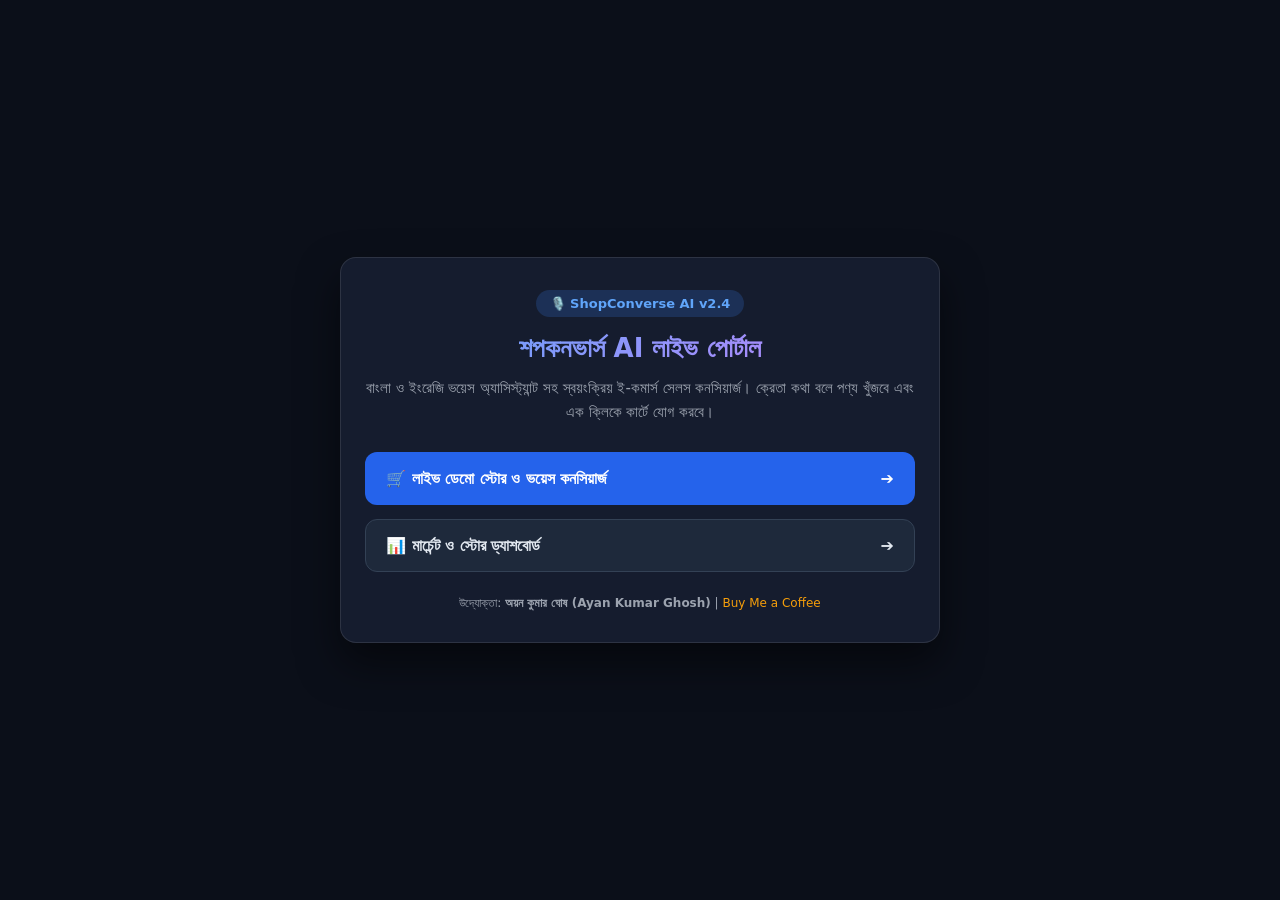
<file: index.html>
<!DOCTYPE html>
<html lang="bn">
<head>
  <meta charset="UTF-8">
  <meta name="viewport" content="width=device-width, initial-scale=1.0">
  <title>ShopConverse AI — ভয়েস কমার্স ও লাইভ শপ কনসিয়ার্জ</title>
  <style>
    :root {
      --bg: #0b0f19;
      --card-bg: #151c2e;
      --accent: #3b82f6;
      --text: #f3f4f6;
      --subtext: #9ca3af;
      --gold: #f59e0b;
    }
    * { box-sizing: border-box; margin: 0; padding: 0; }
    body {
      font-family: system-ui, -apple-system, 'Segoe UI', Roboto, sans-serif;
      background: var(--bg);
      color: var(--text);
      display: flex;
      flex-direction: column;
      align-items: center;
      justify-content: center;
      min-height: 100vh;
      padding: 24px;
      text-align: center;
    }
    .container {
      max-width: 600px;
      width: 100%;
      background: var(--card-bg);
      border: 1px solid rgba(255,255,255,0.1);
      border-radius: 16px;
      padding: 32px 24px;
      box-shadow: 0 20px 40px rgba(0,0,0,0.5);
    }
    .badge {
      display: inline-block;
      background: rgba(59, 130, 246, 0.2);
      color: #60a5fa;
      padding: 6px 14px;
      border-radius: 20px;
      font-size: 13px;
      font-weight: 600;
      margin-bottom: 16px;
    }
    h1 {
      font-size: 26px;
      margin-bottom: 12px;
      background: linear-gradient(135deg, #60a5fa, #c084fc);
      -webkit-background-clip: text;
      -webkit-text-fill-color: transparent;
    }
    p {
      color: var(--subtext);
      font-size: 15px;
      line-height: 1.6;
      margin-bottom: 28px;
    }
    .options {
      display: flex;
      flex-direction: column;
      gap: 14px;
    }
    .btn {
      display: flex;
      align-items: center;
      justify-content: space-between;
      padding: 16px 20px;
      border-radius: 12px;
      text-decoration: none;
      font-weight: 600;
      font-size: 16px;
      transition: all 0.2s ease;
      border: 1px solid transparent;
    }
    .btn-primary {
      background: #2563eb;
      color: #fff;
    }
    .btn-primary:hover {
      background: #1d4ed8;
      transform: translateY(-2px);
    }
    .btn-secondary {
      background: #1e293b;
      color: #e2e8f0;
      border: 1px solid #334155;
    }
    .btn-secondary:hover {
      background: #334155;
      transform: translateY(-2px);
    }
    .footer-note {
      margin-top: 24px;
      font-size: 12px;
      color: var(--subtext);
    }
    .footer-note a {
      color: var(--gold);
      text-decoration: none;
    }
  </style>
</head>
<body>
  <div class="container">
    <div class="badge">🎙️ ShopConverse AI v2.4</div>
    <h1>শপকনভার্স AI লাইভ পোর্টাল</h1>
    <p>বাংলা ও ইংরেজি ভয়েস অ্যাসিস্ট্যান্ট সহ স্বয়ংক্রিয় ই-কমার্স সেলস কনসিয়ার্জ। ক্রেতা কথা বলে পণ্য খুঁজবে এবং এক ক্লিকে কার্টে যোগ করবে।</p>
    
    <div class="options">
      <a href="web_store_and_concierge/demo-store.html" class="btn btn-primary">
        <span>🛒 লাইভ ডেমো স্টোর ও ভয়েস কনসিয়ার্জ</span>
        <span>➔</span>
      </a>
      <a href="merchant_dashboard/index.html" class="btn btn-secondary">
        <span>📊 মার্চেন্ট ও স্টোর ড্যাশবোর্ড</span>
        <span>➔</span>
      </a>
    </div>

    <div class="footer-note">
      উদ্যোক্তা: <strong>অয়ন কুমার ঘোষ (Ayan Kumar Ghosh)</strong> | <a href="https://www.buymeacoffee.com/AyanKumarGhosh" target="_blank">Buy Me a Coffee</a>
    </div>
  </div>
</body>
</html>
</file>
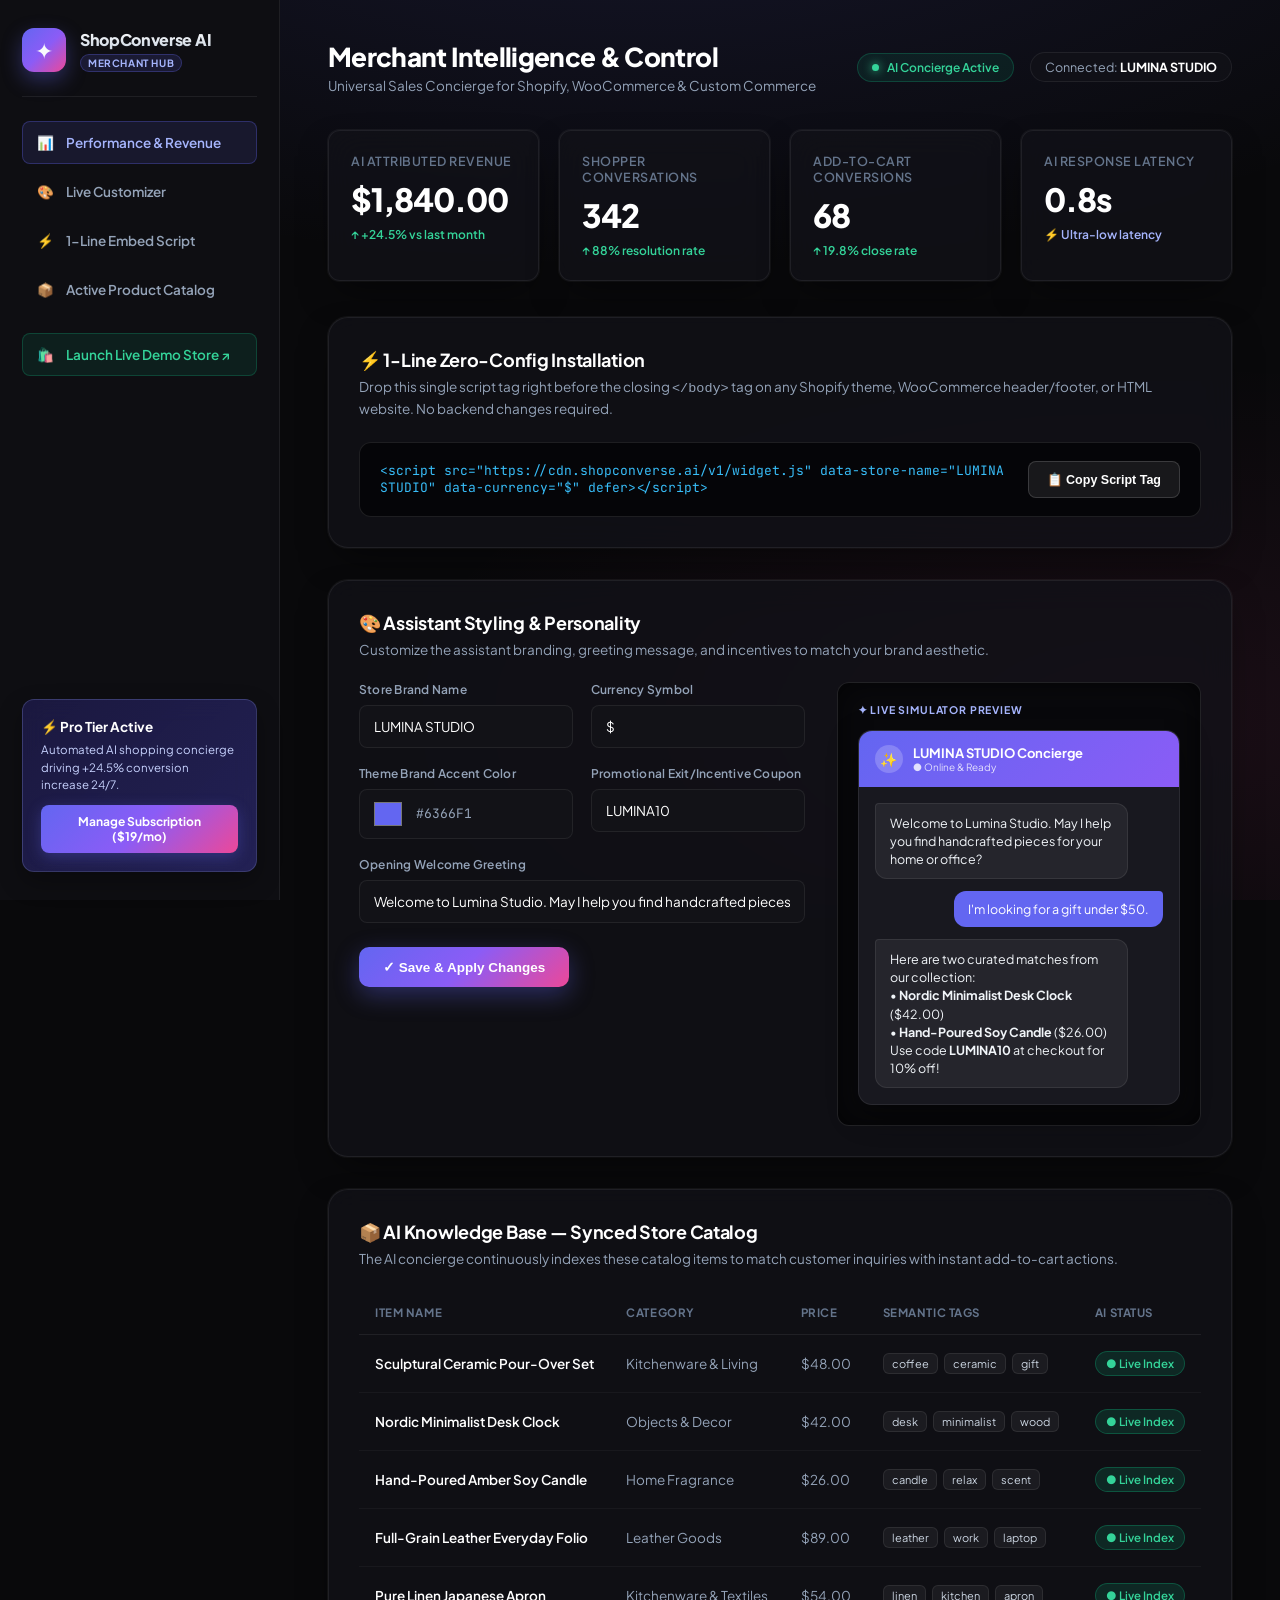
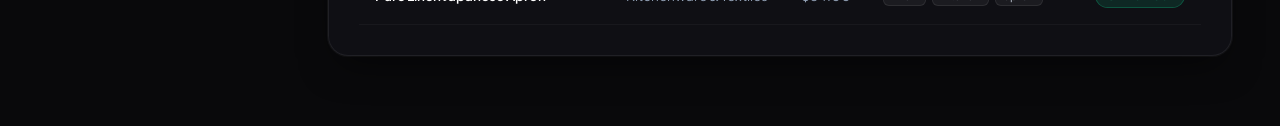
<file: merchant_dashboard/index.html>
<!DOCTYPE html>
<html lang="en">
<head>
  <meta charset="UTF-8">
  <meta name="viewport" content="width=device-width, initial-scale=1.0">
  <title>ShopConverse AI — Merchant Intelligence & Control Center</title>
  <link rel="preconnect" href="https://fonts.googleapis.com">
  <link rel="preconnect" href="https://fonts.gstatic.com" crossorigin>
  <link href="https://fonts.googleapis.com/css2?family=Plus+Jakarta+Sans:wght@300;400;500;600;700;800&family=JetBrains+Mono:wght@400;500;600&display=swap" rel="stylesheet">
  <link rel="stylesheet" href="dashboard.css">
</head>
<body>

  <!-- Sidebar Navigation -->
  <aside class="sidebar">
    <div>
      <div class="brand">
        <div class="logo-badge">✦</div>
        <div>
          <h2>ShopConverse AI</h2>
          <span class="tag">Merchant Hub</span>
        </div>
      </div>

      <nav class="nav">
        <a href="#analytics" class="active">
          <span>📊</span> Performance & Revenue
        </a>
        <a href="#customizer">
          <span>🎨</span> Live Customizer
        </a>
        <a href="#embed">
          <span>⚡</span> 1-Line Embed Script
        </a>
        <a href="#products">
          <span>📦</span> Active Product Catalog
        </a>
        <a href="../public/demo-store.html" target="_blank" class="live-demo-link">
          <span>🛍️</span> Launch Live Demo Store ↗
        </a>
      </nav>
    </div>

    <div class="pro-card">
      <h4>⚡ Pro Tier Active</h4>
      <p>Automated AI shopping concierge driving +24.5% conversion increase 24/7.</p>
      <a href="https://www.buymeacoffee.com/AyanKumarGhosh" target="_blank" class="btn-upgrade">Manage Subscription ($19/mo)</a>
    </div>
  </aside>

  <!-- Main Content View -->
  <main class="main">
    <header class="topbar">
      <div>
        <h1>Merchant Intelligence & Control</h1>
        <p style="color: var(--text-secondary); font-size: 13.5px; margin-top: 4px;">Universal Sales Concierge for Shopify, WooCommerce & Custom Commerce</p>
      </div>
      <div class="topbar-right">
        <span class="status-indicator">
          <span class="pulse-dot"></span>
          AI Concierge Active
        </span>
        <span class="store-badge">Connected: <strong>LUMINA STUDIO</strong></span>
      </div>
    </header>

    <!-- Key Performance Metrics Grid -->
    <section class="stats-grid" id="analytics">
      <div class="stat-card">
        <span class="stat-label">AI Attributed Revenue</span>
        <span class="stat-value">$1,840.00</span>
        <span class="stat-trend">↑ +24.5% vs last month</span>
      </div>
      <div class="stat-card">
        <span class="stat-label">Shopper Conversations</span>
        <span class="stat-value">342</span>
        <span class="stat-trend">↑ 88% resolution rate</span>
      </div>
      <div class="stat-card">
        <span class="stat-label">Add-to-Cart Conversions</span>
        <span class="stat-value">68</span>
        <span class="stat-trend">↑ 19.8% close rate</span>
      </div>
      <div class="stat-card">
        <span class="stat-label">AI Response Latency</span>
        <span class="stat-value">0.8s</span>
        <span class="stat-trend neutral">⚡ Ultra-low latency</span>
      </div>
    </section>

    <!-- 1-Line Installation Code Box -->
    <section class="section" id="embed">
      <div class="section-header">
        <h2>⚡ 1-Line Zero-Config Installation</h2>
        <p>Drop this single script tag right before the closing <code>&lt;/body&gt;</code> tag on any Shopify theme, WooCommerce header/footer, or HTML website. No backend changes required.</p>
      </div>
      
      <div class="code-container">
        <pre id="embedCode">&lt;script src="https://cdn.shopconverse.ai/v1/widget.js" data-store-name="LUMINA STUDIO" data-currency="$" defer&gt;&lt;/script&gt;</pre>
        <button class="btn-copy" id="copyEmbedBtn">📋 Copy Script Tag</button>
      </div>
    </section>

    <!-- Widget Customizer with Live Simulator -->
    <section class="section" id="customizer">
      <div class="section-header">
        <h2>🎨 Assistant Styling & Personality</h2>
        <p>Customize the assistant branding, greeting message, and incentives to match your brand aesthetic.</p>
      </div>

      <div class="customizer-layout">
        <!-- Settings Form -->
        <div class="form-container">
          <div class="form-grid">
            <div class="form-group">
              <label>Store Brand Name</label>
              <input type="text" id="storeNameInput" value="LUMINA STUDIO">
            </div>

            <div class="form-group">
              <label>Currency Symbol</label>
              <input type="text" id="currencyInput" value="$">
            </div>

            <div class="form-group">
              <label>Theme Brand Accent Color</label>
              <div class="color-picker-wrap">
                <input type="color" id="colorInput" value="#6366f1">
                <span id="colorHexText">#6366f1</span>
              </div>
            </div>

            <div class="form-group">
              <label>Promotional Exit/Incentive Coupon</label>
              <input type="text" id="discountInput" value="LUMINA10">
            </div>

            <div class="form-group full-width">
              <label>Opening Welcome Greeting</label>
              <input type="text" id="greetingInput" value="Welcome to Lumina Studio. May I help you find handcrafted pieces for your home or office?">
            </div>
          </div>

          <div class="customizer-actions">
            <button class="btn-save" id="saveSettingsBtn">✓ Save & Apply Changes</button>
            <span id="saveStatus" class="save-status"></span>
          </div>
        </div>

        <!-- Live Assistant Preview Mockup -->
        <div class="preview-panel">
          <span class="preview-badge">✦ Live Simulator Preview</span>
          <div class="sim-chat-mock">
            <div class="sim-header" id="simHeader">
              <div class="sim-avatar">✨</div>
              <div>
                <div class="sim-title" id="simStoreTitle">LUMINA STUDIO Concierge</div>
                <div class="sim-status">● Online & Ready</div>
              </div>
            </div>
            <div class="sim-body">
              <div class="sim-bubble-ai" id="simGreetingBubble">
                Welcome to Lumina Studio. May I help you find handcrafted pieces for your home or office?
              </div>
              <div class="sim-bubble-user">
                I'm looking for a gift under $50.
              </div>
              <div class="sim-bubble-ai">
                Here are two curated matches from our collection:
                <br>• <strong>Nordic Minimalist Desk Clock</strong> ($42.00)
                <br>• <strong>Hand-Poured Soy Candle</strong> ($26.00)
                <br>Use code <strong><span id="simPromoCode">LUMINA10</span></strong> at checkout for 10% off!
              </div>
            </div>
          </div>
        </div>
      </div>
    </section>

    <!-- Product Catalog List -->
    <section class="section" id="products">
      <div class="section-header">
        <h2>📦 AI Knowledge Base — Synced Store Catalog</h2>
        <p>The AI concierge continuously indexes these catalog items to match customer inquiries with instant add-to-cart actions.</p>
      </div>

      <div class="table-wrap">
        <table class="table">
          <thead>
            <tr>
              <th>Item Name</th>
              <th>Category</th>
              <th>Price</th>
              <th>Semantic Tags</th>
              <th>AI Status</th>
            </tr>
          </thead>
          <tbody>
            <tr>
              <td><strong>Sculptural Ceramic Pour-Over Set</strong></td>
              <td>Kitchenware & Living</td>
              <td>$48.00</td>
              <td>
                <span class="tag-chip">coffee</span>
                <span class="tag-chip">ceramic</span>
                <span class="tag-chip">gift</span>
              </td>
              <td><span class="badge active">● Live Index</span></td>
            </tr>
            <tr>
              <td><strong>Nordic Minimalist Desk Clock</strong></td>
              <td>Objects & Decor</td>
              <td>$42.00</td>
              <td>
                <span class="tag-chip">desk</span>
                <span class="tag-chip">minimalist</span>
                <span class="tag-chip">wood</span>
              </td>
              <td><span class="badge active">● Live Index</span></td>
            </tr>
            <tr>
              <td><strong>Hand-Poured Amber Soy Candle</strong></td>
              <td>Home Fragrance</td>
              <td>$26.00</td>
              <td>
                <span class="tag-chip">candle</span>
                <span class="tag-chip">relax</span>
                <span class="tag-chip">scent</span>
              </td>
              <td><span class="badge active">● Live Index</span></td>
            </tr>
            <tr>
              <td><strong>Full-Grain Leather Everyday Folio</strong></td>
              <td>Leather Goods</td>
              <td>$89.00</td>
              <td>
                <span class="tag-chip">leather</span>
                <span class="tag-chip">work</span>
                <span class="tag-chip">laptop</span>
              </td>
              <td><span class="badge active">● Live Index</span></td>
            </tr>
            <tr>
              <td><strong>Pure Linen Japanese Apron</strong></td>
              <td>Kitchenware & Textiles</td>
              <td>$54.00</td>
              <td>
                <span class="tag-chip">linen</span>
                <span class="tag-chip">kitchen</span>
                <span class="tag-chip">apron</span>
              </td>
              <td><span class="badge active">● Live Index</span></td>
            </tr>
          </tbody>
        </table>
      </div>
    </section>
  </main>

  <script src="dashboard.js"></script>
</body>
</html>
</file>
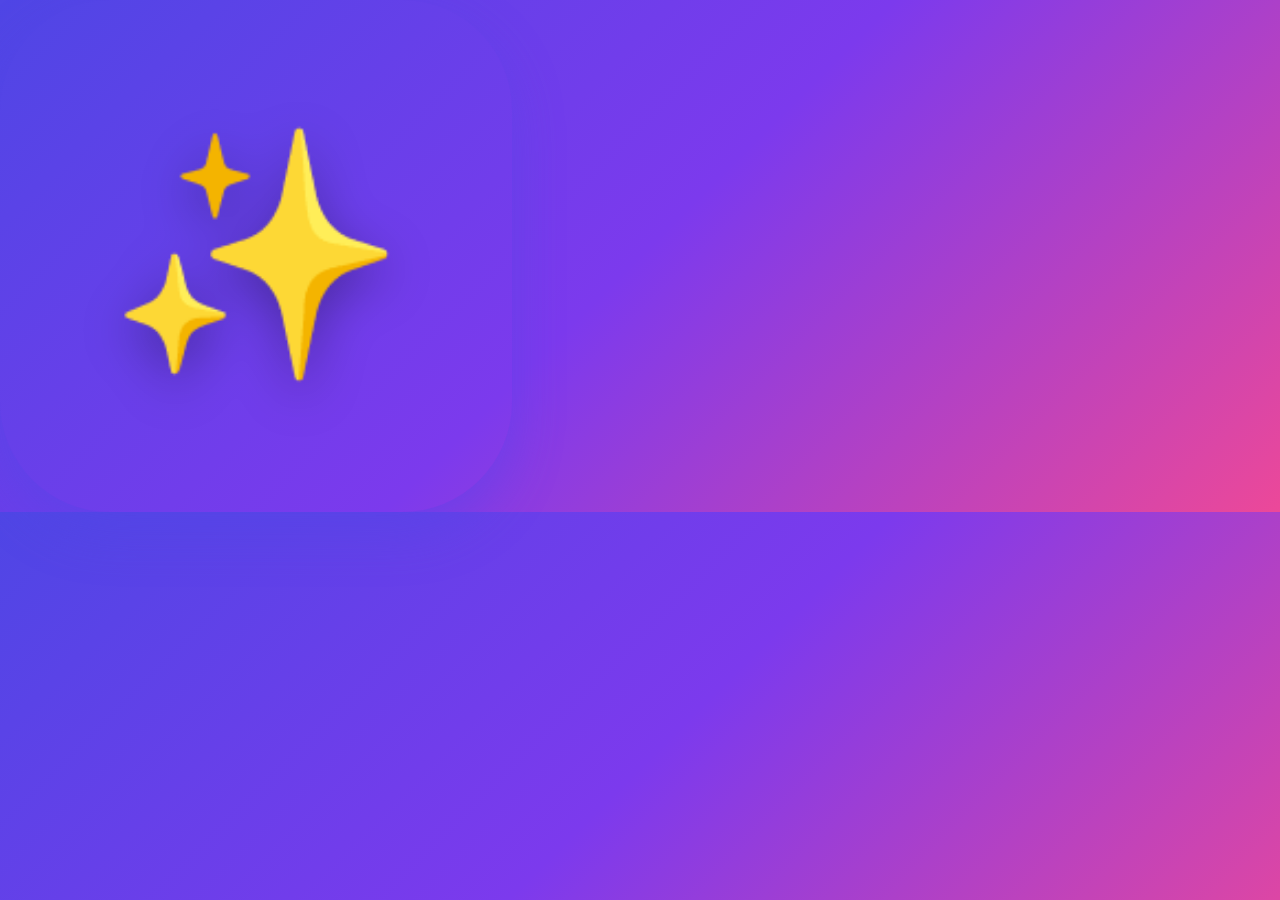
<file: web_store_and_concierge/app_icon.html>
<!DOCTYPE html>
<html>
<head>
  <meta charset="UTF-8">
  <style>
    * { margin: 0; padding: 0; box-sizing: border-box; }
    body {
      width: 512px;
      height: 512px;
      display: flex;
      align-items: center;
      justify-content: center;
      background: linear-gradient(135deg, #4f46e5 0%, #7c3aed 50%, #ec4899 100%);
      border-radius: 110px;
      font-family: -apple-system, sans-serif;
      box-shadow: 0 20px 50px rgba(79, 70, 229, 0.4);
    }
    .icon-content {
      font-size: 240px;
      display: flex;
      align-items: center;
      justify-content: center;
      filter: drop-shadow(0 15px 25px rgba(0, 0, 0, 0.3));
    }
  </style>
</head>
<body>
  <div class="icon-content">✨</div>
</body>
</html>
</file>
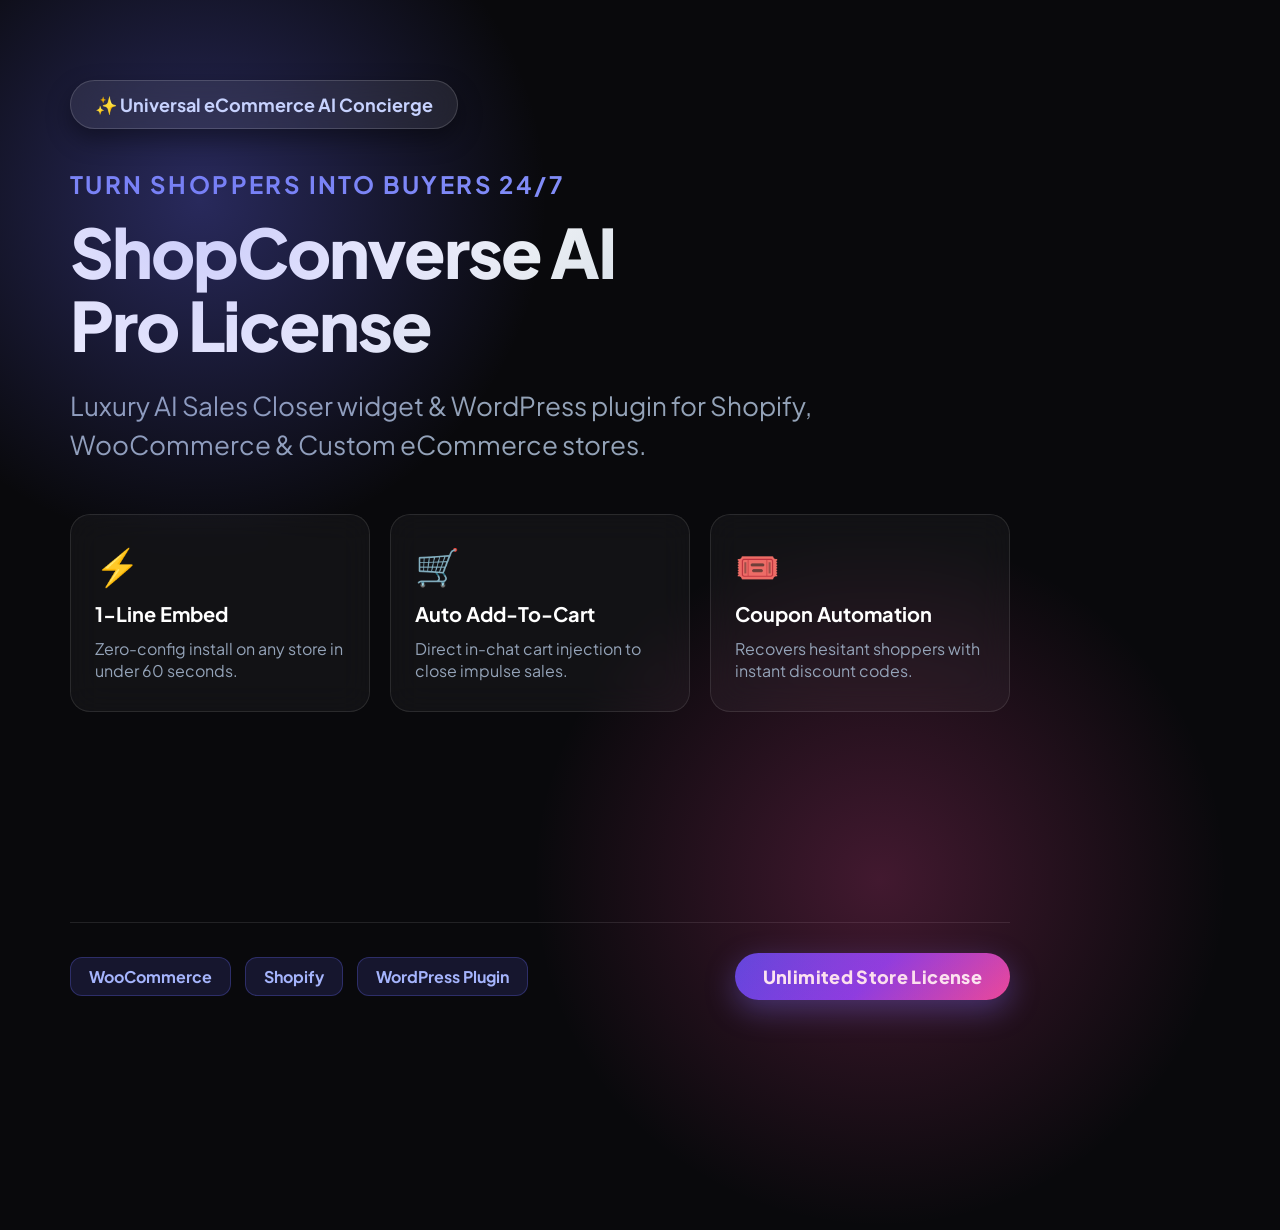
<file: web_store_and_concierge/create_cover.html>
<!DOCTYPE html>
<html>
<head>
  <meta charset="UTF-8">
  <link rel="preconnect" href="https://fonts.googleapis.com">
  <link rel="preconnect" href="https://fonts.gstatic.com" crossorigin>
  <link href="https://fonts.googleapis.com/css2?family=Plus+Jakarta+Sans:wght@400;600;700;800&family=Playfair+Display:wght@700&display=swap" rel="stylesheet">
  <style>
    * { box-sizing: border-box; margin: 0; padding: 0; }
    body {
      width: 1080px;
      height: 1080px;
      overflow: hidden;
      background: #09090c;
      font-family: 'Plus Jakarta Sans', sans-serif;
      color: #ffffff;
      display: flex;
      flex-direction: column;
      justify-content: space-between;
      padding: 80px 70px;
      position: relative;
    }

    /* Ambient background glows */
    .glow-1 {
      position: absolute;
      top: -150px;
      left: -150px;
      width: 700px;
      height: 700px;
      border-radius: 50%;
      background: radial-gradient(circle, rgba(99, 102, 241, 0.35) 0%, transparent 70%);
      pointer-events: none;
    }
    .glow-2 {
      position: absolute;
      bottom: -150px;
      right: -150px;
      width: 700px;
      height: 700px;
      border-radius: 50%;
      background: radial-gradient(circle, rgba(236, 72, 153, 0.25) 0%, transparent 70%);
      pointer-events: none;
    }

    .top-badge {
      display: inline-flex;
      align-items: center;
      gap: 12px;
      background: rgba(255, 255, 255, 0.08);
      border: 1px solid rgba(255, 255, 255, 0.15);
      backdrop-filter: blur(20px);
      padding: 12px 24px;
      border-radius: 40px;
      font-size: 18px;
      font-weight: 700;
      color: #c7d2fe;
      width: fit-content;
      box-shadow: 0 10px 25px rgba(0,0,0,0.4);
    }

    .headline-area {
      margin-top: 40px;
    }

    .title-sub {
      font-size: 24px;
      font-weight: 700;
      letter-spacing: 0.1em;
      text-transform: uppercase;
      color: #818cf8;
      margin-bottom: 16px;
    }

    .title-main {
      font-size: 68px;
      font-weight: 800;
      line-height: 1.08;
      letter-spacing: -0.03em;
      background: linear-gradient(135deg, #ffffff 30%, #cbd5e1 70%, #94a3b8 100%);
      -webkit-background-clip: text;
      -webkit-text-fill-color: transparent;
      margin-bottom: 24px;
    }

    .title-desc {
      font-size: 26px;
      font-weight: 400;
      line-height: 1.5;
      color: #94a3b8;
      max-width: 880px;
    }

    .cards-preview {
      display: grid;
      grid-template-columns: repeat(3, 1fr);
      gap: 20px;
      margin-top: 50px;
    }

    .mini-card {
      background: rgba(255, 255, 255, 0.04);
      border: 1px solid rgba(255, 255, 255, 0.1);
      backdrop-filter: blur(16px);
      border-radius: 20px;
      padding: 28px 24px;
      display: flex;
      flex-direction: column;
      gap: 12px;
    }

    .mini-card-icon {
      font-size: 36px;
    }

    .mini-card-title {
      font-size: 20px;
      font-weight: 700;
      color: #ffffff;
    }

    .mini-card-desc {
      font-size: 16px;
      color: #94a3b8;
      line-height: 1.4;
    }

    .footer-bar {
      display: flex;
      justify-content: space-between;
      align-items: center;
      padding-top: 30px;
      border-top: 1px solid rgba(255, 255, 255, 0.1);
    }

    .compat-tags {
      display: flex;
      gap: 14px;
    }

    .compat-tag {
      background: rgba(99, 102, 241, 0.15);
      border: 1px solid rgba(99, 102, 241, 0.3);
      color: #a5b4fc;
      padding: 8px 18px;
      border-radius: 12px;
      font-size: 16px;
      font-weight: 700;
    }

    .license-badge {
      background: linear-gradient(135deg, #4f46e5 0%, #7c3aed 50%, #ec4899 100%);
      color: #ffffff;
      padding: 12px 28px;
      border-radius: 30px;
      font-size: 18px;
      font-weight: 800;
      letter-spacing: 0.02em;
      box-shadow: 0 10px 30px rgba(99, 102, 241, 0.4);
    }
  </style>
</head>
<body>
  <div class="glow-1"></div>
  <div class="glow-2"></div>

  <div>
    <div class="top-badge">
      <span>✨ Universal eCommerce AI Concierge</span>
    </div>

    <div class="headline-area">
      <div class="title-sub">Turn Shoppers Into Buyers 24/7</div>
      <h1 class="title-main">ShopConverse AI<br>Pro License</h1>
      <p class="title-desc">Luxury AI Sales Closer widget & WordPress plugin for Shopify, WooCommerce & Custom eCommerce stores.</p>
    </div>

    <div class="cards-preview">
      <div class="mini-card">
        <div class="mini-card-icon">⚡</div>
        <div class="mini-card-title">1-Line Embed</div>
        <div class="mini-card-desc">Zero-config install on any store in under 60 seconds.</div>
      </div>
      <div class="mini-card">
        <div class="mini-card-icon">🛒</div>
        <div class="mini-card-title">Auto Add-To-Cart</div>
        <div class="mini-card-desc">Direct in-chat cart injection to close impulse sales.</div>
      </div>
      <div class="mini-card">
        <div class="mini-card-icon">🎟️</div>
        <div class="mini-card-title">Coupon Automation</div>
        <div class="mini-card-desc">Recovers hesitant shoppers with instant discount codes.</div>
      </div>
    </div>
  </div>

  <div class="footer-bar">
    <div class="compat-tags">
      <span class="compat-tag">WooCommerce</span>
      <span class="compat-tag">Shopify</span>
      <span class="compat-tag">WordPress Plugin</span>
    </div>
    <div class="license-badge">
      Unlimited Store License
    </div>
  </div>
</body>
</html>
</file>
<file: merchant_dashboard/dashboard.css>
/* ==========================================================================
   ShopConverse AI — Luxury Obsidian SaaS Merchant Dashboard
   Design System: Linear / Raycast / Vercel Ultra-Dark Aesthetic
   ========================================================================== */

@import url('https://fonts.googleapis.com/css2?family=Plus+Jakarta+Sans:wght@300;400;500;600;700;800&family=JetBrains+Mono:wght@400;500;600&display=swap');

:root {
  --bg-base: #09090b;
  --bg-sidebar: #0e0e12;
  --bg-card: rgba(18, 18, 24, 0.75);
  --bg-card-hover: rgba(28, 28, 38, 0.85);
  --bg-input: #121217;
  
  --border-subtle: rgba(255, 255, 255, 0.07);
  --border-active: rgba(99, 102, 241, 0.4);
  --border-glass: rgba(255, 255, 255, 0.12);
  
  --text-primary: #f8fafc;
  --text-secondary: #94a3b8;
  --text-muted: #64748b;
  
  --brand-indigo: #6366f1;
  --brand-violet: #8b5cf6;
  --brand-pink: #ec4899;
  --brand-emerald: #10b981;
  
  --gradient-brand: linear-gradient(135deg, #6366f1 0%, #8b5cf6 50%, #ec4899 100%);
  --gradient-glow: radial-gradient(circle at 50% 0%, rgba(99, 102, 241, 0.15) 0%, transparent 60%);
  
  --radius-lg: 20px;
  --radius-md: 12px;
  --radius-sm: 8px;
  
  --shadow-card: 0 16px 36px -10px rgba(0, 0, 0, 0.5), 0 0 1px 1px rgba(255, 255, 255, 0.06);
  --shadow-glow: 0 0 30px rgba(99, 102, 241, 0.25);
}

* {
  box-sizing: border-box;
  margin: 0;
  padding: 0;
}

body {
  font-family: 'Plus Jakarta Sans', -apple-system, sans-serif;
  background-color: var(--bg-base);
  background-image: 
    radial-gradient(ellipse 80% 50% at 50% -20%, rgba(99, 102, 241, 0.15), transparent),
    radial-gradient(ellipse 60% 40% at 90% 80%, rgba(236, 72, 153, 0.08), transparent);
  background-attachment: fixed;
  color: var(--text-primary);
  display: flex;
  min-height: 100vh;
  -webkit-font-smoothing: antialiased;
}

/* ==========================================================================
   Sidebar Navigation
   ========================================================================== */
.sidebar {
  width: 280px;
  background: var(--bg-sidebar);
  border-right: 1px solid var(--border-subtle);
  padding: 28px 22px;
  display: flex;
  flex-direction: column;
  justify-content: space-between;
  position: sticky;
  top: 0;
  height: 100vh;
  z-index: 10;
}

.brand {
  display: flex;
  align-items: center;
  gap: 14px;
  padding-bottom: 24px;
  border-bottom: 1px solid var(--border-subtle);
}

.logo-badge {
  width: 44px;
  height: 44px;
  border-radius: 12px;
  background: var(--gradient-brand);
  display: flex;
  align-items: center;
  justify-content: center;
  font-size: 22px;
  box-shadow: 0 8px 20px rgba(99, 102, 241, 0.35);
}

.brand h2 {
  font-size: 16px;
  font-weight: 800;
  letter-spacing: -0.02em;
  background: linear-gradient(180deg, #ffffff 0%, #cbd5e1 100%);
  -webkit-background-clip: text;
  -webkit-text-fill-color: transparent;
}

.tag {
  display: inline-block;
  margin-top: 2px;
  font-size: 10px;
  font-weight: 700;
  letter-spacing: 0.06em;
  text-transform: uppercase;
  background: rgba(99, 102, 241, 0.15);
  color: #a5b4fc;
  border: 1px solid rgba(99, 102, 241, 0.3);
  padding: 2px 7px;
  border-radius: 20px;
}

.nav {
  display: flex;
  flex-direction: column;
  gap: 6px;
  margin-top: 24px;
  flex: 1;
}

.nav a {
  display: flex;
  align-items: center;
  gap: 12px;
  padding: 12px 14px;
  border-radius: var(--radius-sm);
  color: var(--text-secondary);
  text-decoration: none;
  font-size: 13.5px;
  font-weight: 600;
  transition: all 0.2s cubic-bezier(0.16, 1, 0.3, 1);
  border: 1px solid transparent;
}

.nav a:hover {
  background: rgba(255, 255, 255, 0.04);
  color: var(--text-primary);
  border-color: var(--border-subtle);
  transform: translateX(3px);
}

.nav a.active {
  background: rgba(99, 102, 241, 0.12);
  color: #a5b4fc;
  border-color: rgba(99, 102, 241, 0.3);
}

.live-demo-link {
  margin-top: 16px;
  background: rgba(16, 185, 129, 0.1) !important;
  color: #34d399 !important;
  border: 1px solid rgba(16, 185, 129, 0.25) !important;
}

.live-demo-link:hover {
  background: rgba(16, 185, 129, 0.18) !important;
  box-shadow: 0 0 20px rgba(16, 185, 129, 0.2);
}

.pro-card {
  background: linear-gradient(135deg, rgba(30, 27, 75, 0.8) 0%, rgba(49, 46, 129, 0.6) 100%);
  border: 1px solid rgba(165, 180, 252, 0.2);
  border-radius: var(--radius-md);
  padding: 18px;
  backdrop-filter: blur(12px);
  box-shadow: 0 10px 25px rgba(0, 0, 0, 0.3);
}

.pro-card h4 {
  font-size: 13.5px;
  font-weight: 700;
  margin-bottom: 6px;
  color: #ffffff;
  display: flex;
  align-items: center;
  gap: 6px;
}

.pro-card p {
  font-size: 11.5px;
  color: #c7d2fe;
  line-height: 1.5;
  margin-bottom: 12px;
}

.btn-upgrade {
  display: block;
  text-align: center;
  background: var(--gradient-brand);
  color: #ffffff;
  text-decoration: none;
  font-size: 12px;
  font-weight: 700;
  padding: 9px 14px;
  border-radius: 8px;
  transition: all 0.2s;
  box-shadow: 0 4px 15px rgba(99, 102, 241, 0.3);
}

.btn-upgrade:hover {
  filter: brightness(1.1);
  transform: translateY(-1px);
}

/* ==========================================================================
   Main Content Area
   ========================================================================== */
.main {
  flex: 1;
  padding: 40px 48px;
  max-width: 1300px;
  overflow-y: auto;
}

.topbar {
  display: flex;
  justify-content: space-between;
  align-items: center;
  margin-bottom: 36px;
}

.topbar h1 {
  font-size: 26px;
  font-weight: 800;
  letter-spacing: -0.025em;
  color: #ffffff;
}

.topbar-right {
  display: flex;
  align-items: center;
  gap: 16px;
}

.status-indicator {
  display: inline-flex;
  align-items: center;
  gap: 8px;
  font-size: 12px;
  font-weight: 600;
  color: #34d399;
  background: rgba(16, 185, 129, 0.1);
  border: 1px solid rgba(16, 185, 129, 0.25);
  padding: 6px 14px;
  border-radius: 20px;
}

.pulse-dot {
  width: 7px;
  height: 7px;
  border-radius: 50%;
  background: #34d399;
  box-shadow: 0 0 10px #34d399;
  animation: pulse-dot-anim 2s infinite;
}

@keyframes pulse-dot-anim {
  0%, 100% { opacity: 1; transform: scale(1); }
  50% { opacity: 0.4; transform: scale(0.85); }
}

.store-badge {
  font-size: 12.5px;
  color: var(--text-secondary);
  background: var(--bg-card);
  border: 1px solid var(--border-subtle);
  padding: 6px 14px;
  border-radius: 20px;
}

.store-badge strong {
  color: #ffffff;
}

/* ==========================================================================
   Stats Grid
   ========================================================================== */
.stats-grid {
  display: grid;
  grid-template-columns: repeat(4, 1fr);
  gap: 20px;
  margin-bottom: 36px;
}

.stat-card {
  background: var(--bg-card);
  backdrop-filter: blur(16px);
  border: 1px solid var(--border-subtle);
  border-radius: var(--radius-md);
  padding: 22px;
  box-shadow: var(--shadow-card);
  transition: all 0.25s ease;
  position: relative;
  overflow: hidden;
}

.stat-card::before {
  content: '';
  position: absolute;
  top: 0;
  left: 0;
  right: 0;
  height: 2px;
  background: var(--gradient-brand);
  opacity: 0;
  transition: opacity 0.25s ease;
}

.stat-card:hover {
  transform: translateY(-2px);
  border-color: var(--border-glass);
}

.stat-card:hover::before {
  opacity: 1;
}

.stat-label {
  display: block;
  font-size: 12.5px;
  font-weight: 600;
  color: var(--text-muted);
  text-transform: uppercase;
  letter-spacing: 0.04em;
  margin-bottom: 10px;
}

.stat-value {
  display: block;
  font-size: 32px;
  font-weight: 800;
  letter-spacing: -0.03em;
  color: #ffffff;
  margin-bottom: 8px;
}

.stat-trend {
  display: flex;
  align-items: center;
  gap: 6px;
  font-size: 12px;
  font-weight: 600;
  color: #34d399;
}

.stat-trend.neutral {
  color: #a5b4fc;
}

/* ==========================================================================
   Sections & Layout
   ========================================================================== */
.section {
  background: var(--bg-card);
  backdrop-filter: blur(16px);
  border: 1px solid var(--border-subtle);
  border-radius: var(--radius-lg);
  padding: 30px;
  box-shadow: var(--shadow-card);
  margin-bottom: 32px;
}

.section-header {
  margin-bottom: 22px;
}

.section-header h2 {
  font-size: 18px;
  font-weight: 700;
  color: #ffffff;
  letter-spacing: -0.015em;
  margin-bottom: 6px;
}

.section-header p {
  font-size: 13.5px;
  color: var(--text-secondary);
  line-height: 1.5;
}

/* 1-Line Embed Code Box */
.code-container {
  position: relative;
  background: #050508;
  border: 1px solid rgba(255, 255, 255, 0.1);
  border-radius: var(--radius-md);
  padding: 18px 20px;
  display: flex;
  justify-content: space-between;
  align-items: center;
  gap: 16px;
}

.code-container pre {
  font-family: 'JetBrains Mono', monospace;
  font-size: 13px;
  color: #38bdf8;
  overflow-x: auto;
  white-space: pre-wrap;
  word-break: break-all;
}

.btn-copy {
  background: rgba(255, 255, 255, 0.08);
  color: #ffffff;
  border: 1px solid rgba(255, 255, 255, 0.15);
  border-radius: 8px;
  padding: 10px 18px;
  font-size: 12.5px;
  font-weight: 600;
  cursor: pointer;
  white-space: nowrap;
  transition: all 0.2s;
}

.btn-copy:hover {
  background: rgba(255, 255, 255, 0.15);
  border-color: rgba(255, 255, 255, 0.25);
  transform: translateY(-1px);
}

.btn-copy.copied {
  background: #059669;
  border-color: #10b981;
}

/* ==========================================================================
   Assistant Customizer & Live Interactive Preview
   ========================================================================== */
.customizer-layout {
  display: grid;
  grid-template-columns: 1.1fr 0.9fr;
  gap: 32px;
  align-items: start;
}

.form-grid {
  display: grid;
  grid-template-columns: 1fr 1fr;
  gap: 18px;
}

.form-group {
  display: flex;
  flex-direction: column;
  gap: 8px;
}

.form-group.full-width {
  grid-column: span 2;
}

.form-group label {
  font-size: 12px;
  font-weight: 600;
  color: var(--text-secondary);
  letter-spacing: 0.02em;
}

.form-group input[type="text"] {
  background: var(--bg-input);
  border: 1px solid var(--border-subtle);
  border-radius: var(--radius-sm);
  padding: 12px 14px;
  color: #ffffff;
  font-size: 13.5px;
  font-family: inherit;
  transition: all 0.2s;
}

.form-group input[type="text"]:focus {
  outline: none;
  border-color: var(--brand-indigo);
  box-shadow: 0 0 0 3px rgba(99, 102, 241, 0.2);
}

.color-picker-wrap {
  display: flex;
  align-items: center;
  gap: 12px;
  background: var(--bg-input);
  border: 1px solid var(--border-subtle);
  border-radius: var(--radius-sm);
  padding: 8px 12px;
}

.color-picker-wrap input[type="color"] {
  appearance: none;
  -webkit-appearance: none;
  border: none;
  width: 32px;
  height: 32px;
  border-radius: 8px;
  cursor: pointer;
  background: transparent;
}

.color-picker-wrap span {
  font-family: 'JetBrains Mono', monospace;
  font-size: 13px;
  color: var(--text-secondary);
}

.customizer-actions {
  display: flex;
  align-items: center;
  gap: 16px;
  margin-top: 24px;
}

.btn-save {
  background: var(--gradient-brand);
  color: #ffffff;
  border: none;
  border-radius: 10px;
  padding: 12px 24px;
  font-size: 13.5px;
  font-weight: 700;
  cursor: pointer;
  box-shadow: 0 8px 24px rgba(99, 102, 241, 0.35);
  transition: all 0.2s;
}

.btn-save:hover {
  filter: brightness(1.1);
  transform: translateY(-1px);
}

.save-status {
  font-size: 13px;
  font-weight: 600;
  color: #34d399;
}

/* Live Simulator Mockup */
.preview-panel {
  background: #09090c;
  border: 1px solid rgba(255, 255, 255, 0.1);
  border-radius: var(--radius-md);
  padding: 20px;
  box-shadow: inset 0 0 30px rgba(0, 0, 0, 0.6);
  position: relative;
}

.preview-badge {
  font-size: 10.5px;
  font-weight: 700;
  text-transform: uppercase;
  letter-spacing: 0.08em;
  color: #a5b4fc;
  margin-bottom: 14px;
  display: block;
}

.sim-chat-mock {
  background: #18181f;
  border-radius: 14px;
  border: 1px solid rgba(255, 255, 255, 0.08);
  overflow: hidden;
  box-shadow: 0 10px 30px rgba(0, 0, 0, 0.4);
}

.sim-header {
  background: var(--gradient-brand);
  padding: 14px 16px;
  display: flex;
  align-items: center;
  gap: 10px;
}

.sim-avatar {
  width: 28px;
  height: 28px;
  border-radius: 50%;
  background: rgba(255, 255, 255, 0.2);
  display: flex;
  align-items: center;
  justify-content: center;
  font-size: 14px;
}

.sim-title {
  font-size: 13px;
  font-weight: 700;
  color: #ffffff;
}

.sim-status {
  font-size: 10px;
  color: rgba(255, 255, 255, 0.8);
}

.sim-body {
  padding: 16px;
  display: flex;
  flex-direction: column;
  gap: 12px;
}

.sim-bubble-ai {
  background: rgba(255, 255, 255, 0.06);
  border: 1px solid rgba(255, 255, 255, 0.08);
  border-radius: 12px;
  border-top-left-radius: 4px;
  padding: 10px 14px;
  font-size: 12.5px;
  color: #f1f5f9;
  line-height: 1.45;
  max-width: 88%;
}

.sim-bubble-user {
  align-self: flex-end;
  background: var(--brand-indigo);
  border-radius: 12px;
  border-top-right-radius: 4px;
  padding: 10px 14px;
  font-size: 12.5px;
  color: #ffffff;
  max-width: 80%;
}

/* ==========================================================================
   Product Catalog Table
   ========================================================================== */
.table-wrap {
  overflow-x: auto;
}

.table {
  width: 100%;
  border-collapse: collapse;
  text-align: left;
  font-size: 13.5px;
}

.table th {
  padding: 14px 16px;
  color: var(--text-muted);
  font-size: 11.5px;
  font-weight: 700;
  text-transform: uppercase;
  letter-spacing: 0.05em;
  border-bottom: 1px solid var(--border-subtle);
}

.table td {
  padding: 16px;
  border-bottom: 1px solid rgba(255, 255, 255, 0.04);
  color: var(--text-secondary);
}

.table tr:hover td {
  background: rgba(255, 255, 255, 0.02);
}

.table td strong {
  color: #ffffff;
  font-weight: 600;
}

.tag-chip {
  display: inline-block;
  background: rgba(255, 255, 255, 0.05);
  border: 1px solid rgba(255, 255, 255, 0.08);
  border-radius: 6px;
  padding: 3px 8px;
  font-size: 11px;
  color: #cbd5e1;
  margin-right: 4px;
}

.badge {
  display: inline-flex;
  align-items: center;
  gap: 6px;
  padding: 4px 10px;
  border-radius: 20px;
  font-size: 11.5px;
  font-weight: 600;
}

.badge.active {
  background: rgba(16, 185, 129, 0.15);
  color: #34d399;
  border: 1px solid rgba(16, 185, 129, 0.3);
}

/* Responsive */
@media (max-width: 1024px) {
  .stats-grid {
    grid-template-columns: repeat(2, 1fr);
  }
  .customizer-layout {
    grid-template-columns: 1fr;
  }
}

@media (max-width: 768px) {
  body {
    flex-direction: column;
  }
  .sidebar {
    width: 100%;
    height: auto;
    position: relative;
  }
  .main {
    padding: 24px 20px;
  }
  .stats-grid {
    grid-template-columns: 1fr;
  }
}
</file>
